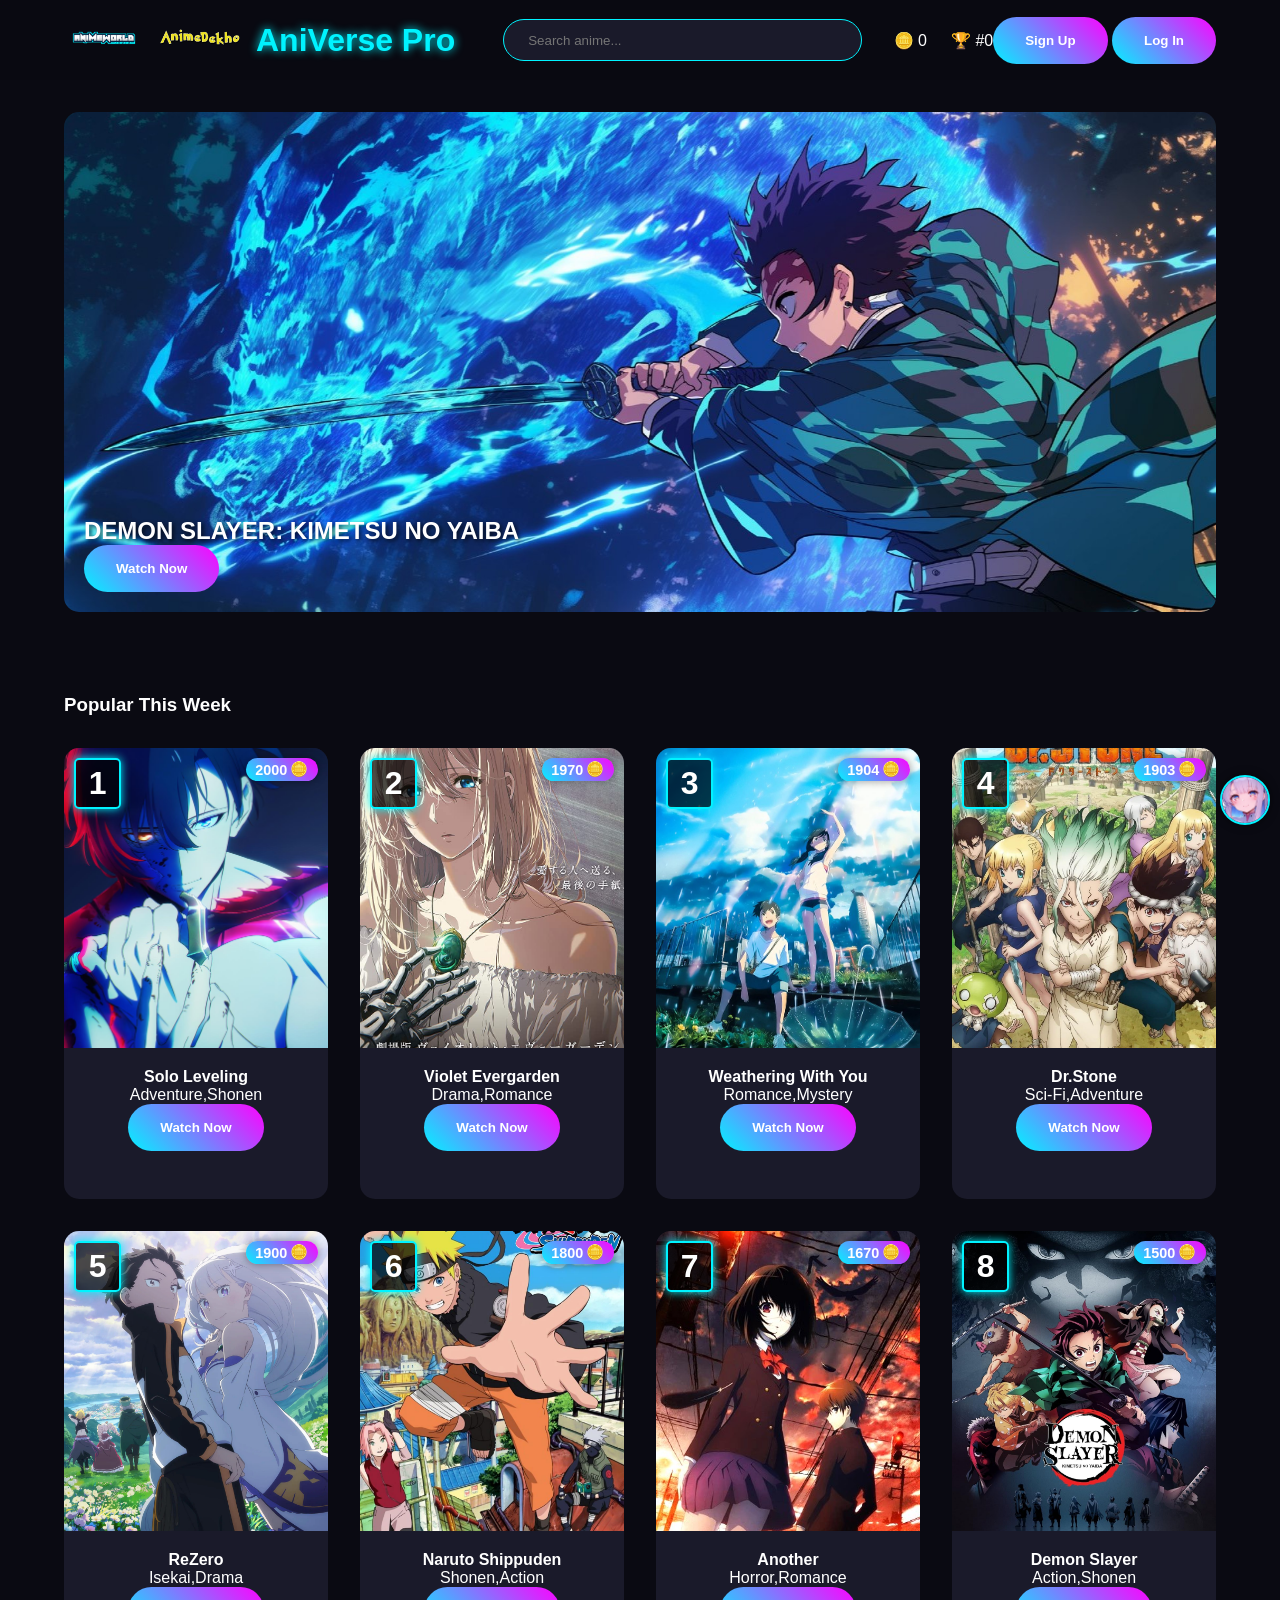
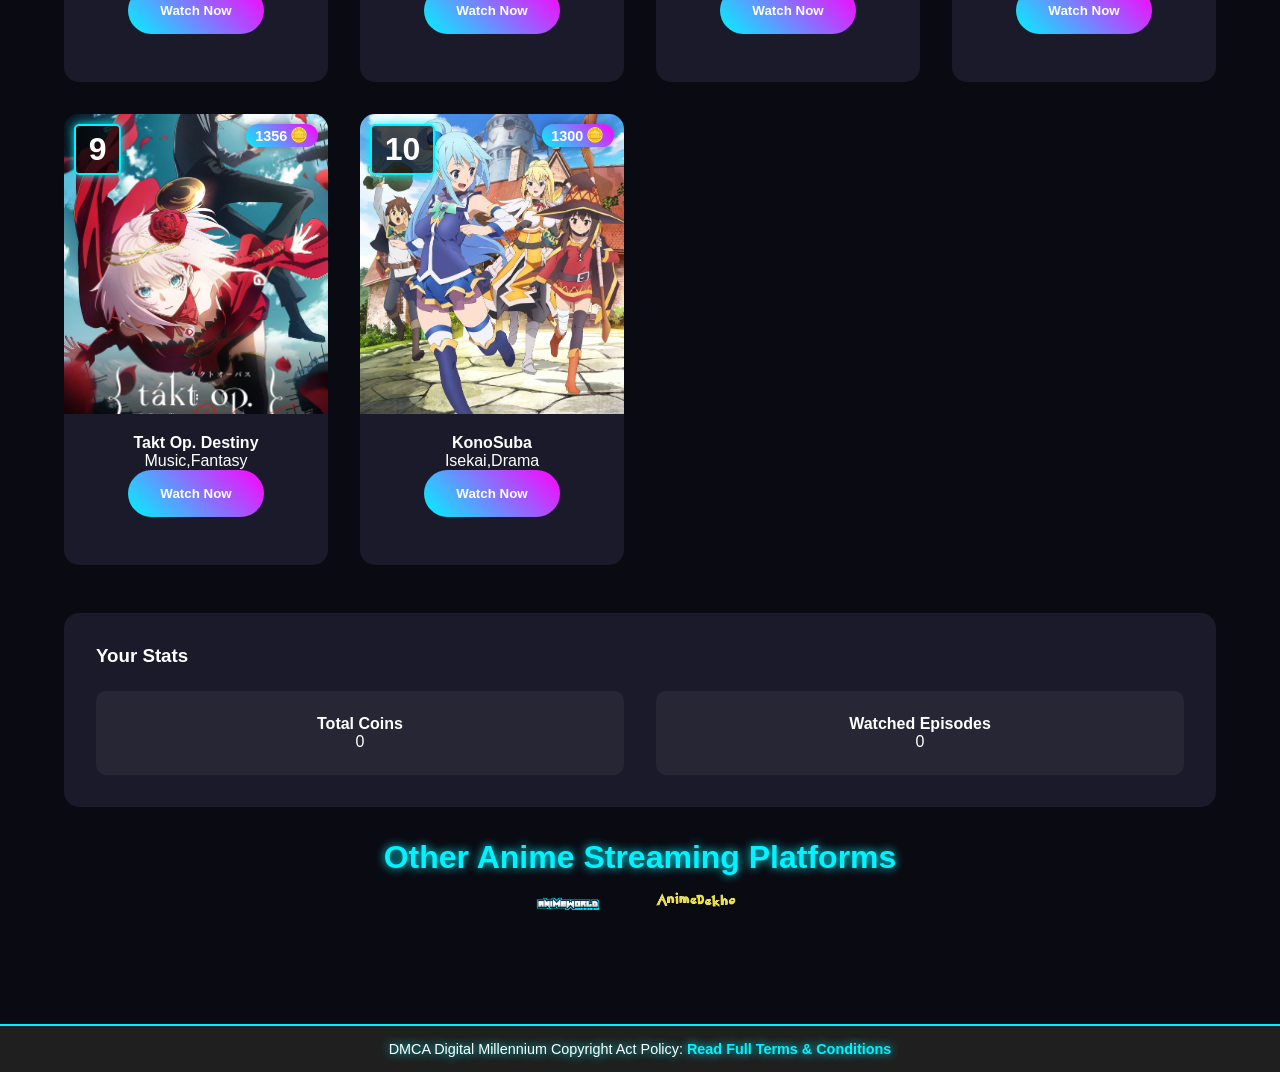
<file: index.html>
<!DOCTYPE html>
<html lang="en">
<head>
  <meta charset="UTF-8" />
  <meta name="viewport" content="width=device-width, initial-scale=1.0"/>
  <title>AniVerse Pro - Next-Gen Anime Streaming</title>
  <!-- Link to main CSS -->
  <link rel="stylesheet" href="styles.css"/>
  <!-- Main JS Logic -->
  <script defer src="app.js"></script>
</head>
<body>
  <!-- Navigation -->
  <nav class="navbar">
    <div class="partner-logos">
      <a href="#" class="platform-link" data-platform-url="https://anime-world.co/">
        <img src="logo1.png" alt="Anime World" class="platform-logo" />
      </a>
      <a href="#" class="platform-link" data-platform-url="https://animedekho.net/category/anime/">
        <img src="logo2.png" alt="Anime Dekho" class="platform-logo" />
      </a>
    </div>
    <div class="site-logo">AniVerse Pro</div>
    <div class="search-container">
      <input type="text" id="search" placeholder="Search anime..."/>
    </div>
    <div class="user-stats">
      <div class="coins" title="Coins are earned by watching anime & participating in events.">🪙 0</div>
      <div class="ranking">🏆 #0</div>
    </div>
    <!-- Authentication links -->
    <div class="auth-links">
      <button id="signInBtn" class="cta auth-btn">Sign Up</button>
      <button id="logInBtn" class="cta auth-btn">Log In</button>
    </div>
  </nav>

  <!-- Main Content -->
  <main class="content">
    <!-- Hero Section (Slider) -->
    <section class="hero">
      <div class="hero-slider">
        <!-- Slide 1 -->
        <div class="slide active" data-anime="Demon Slayer">
          <img src="abcder.jpg" alt="Demon Slayer" class="slide-image" />
          <div class="slide-content">
            <h2>DEMON SLAYER: KIMETSU NO YAIBA</h2>
            <button class="cta watch-btn">Watch Now</button>
          </div>
        </div>
        <!-- Slide 2 -->
        <div class="slide" data-anime="Solo Leveling">
          <img src="abcdsolo.png" alt="Solo Leveling" class="slide-image" />
          <div class="slide-content">
            <h2>SOLO LEVELING</h2>
            <button class="cta watch-btn">Watch Now</button>
          </div>
        </div>
        <!-- Slide 3 -->
        <div class="slide" data-anime="Another">
          <img src="another.jpg" alt="Another" class="slide-image" />
          <div class="slide-content">
            <h2>ANOTHER</h2>
            <button class="cta watch-btn">Watch Now</button>
          </div>
        </div>
        <!-- Slide 4 -->
        <div class="slide" data-anime="Naruto Shippuden">
          <img src="narutos.jpg" alt="Naruto Shippuden" class="slide-image" />
          <div class="slide-content">
            <h2>NARUTO SHIPPUDEN</h2>
            <button class="cta watch-btn">Watch Now</button>
          </div>
        </div>
        <!-- Slide 5 (Re:Zero) -->
        <div class="slide" data-anime="ReZero">
          <img src="rezeros.jpg" alt="ReZero" class="slide-image" style="width:100%; height:auto; max-height:500px;" />
          <div class="slide-content">
            <h2>RE:ZERO − STARTING LIFE IN ANOTHER WORLD</h2>
            <button class="cta watch-btn">Watch Now</button>
          </div>
        </div>
        <!-- Slide 6 (Violet Evergarden) -->
        <div class="slide" data-anime="Violet Evergarden">
          <img src="VioletEs.jpg" alt="Violet Evergarden" class="slide-image" />
          <div class="slide-content">
            <h2>VIOLET EVERGARDEN</h2>
            <button class="cta watch-btn">Watch Now</button>
          </div>
        </div>
        <!-- Slide 7 (Tekt Op. Destiny) -->
        <div class="slide" data-anime="Tekt Op. Destiny">
          <img src="Tkopds.jpg" alt="Tekt Op. Destiny" class="slide-image" />
          <div class="slide-content">
            <h2>TEKT OP. DESTINY</h2>
            <button class="cta watch-btn">Watch Now</button>
          </div>
        </div>
      </div>
    </section>

    <!-- Anime Grid (Populated via JavaScript) -->
    <section class="anime-grid">
      <div class="grid-header">
        <h3>Popular This Week</h3>
      </div>
      <div class="grid" id="anime-grid"></div>
    </section>

    <!-- User Dashboard -->
    <section class="dashboard">
      <h3>Your Stats</h3>
      <div class="stats">
        <div class="stat-card">
          <h4>Total Coins</h4>
          <p class="neon-text">0</p>
        </div>
        <div class="stat-card">
          <h4>Watched Episodes</h4>
          <p>0</p>
        </div>
      </div>
    </section>

    <!-- Other Streaming Platforms Section -->
    <section class="other-platforms">
      <h3>Other Anime Streaming Platforms</h3>
      <div class="platforms-grid">
        <a href="#" class="platform-link" data-platform-url="https://anime-world.co/">
          <img src="logo1.png" alt="Anime World" class="platform-logo" />
        </a>
        <a href="#" class="platform-link" data-platform-url="https://animedekho.net/category/anime/">
          <img src="logo2.png" alt="Anime Dekho" class="platform-logo" />
        </a>
      </div>
    </section>
  </main>

  <!-- Video Modal for Anime Playback -->
  <div class="video-modal" id="videoModal">
    <div class="modal-content">
      <span class="close-modal video-close">&times;</span>
      <div class="player-header">
        <div class="title-container">
          <h3 id="animeTitle"></h3>
          <button id="backBtn" class="cta back-btn">Main Page</button>
          <button id="adsToggleBtn" class="cta ads-toggle-btn">Ads: Blocked</button>
        </div>
        <select id="episodeSelect">
          <option value="hindi">Hindi Dub</option>
          <option value="japanese">Japanese Dub</option>
        </select>
      </div>
      <div class="loader" id="loader">
        <div class="spinner"></div>
        <div class="loader-message" id="loaderMessage"></div>
      </div>
      <div class="video-container" id="videoContainer">
        <iframe id="videoPlayer" width="100%" height="100%" src=""
                frameborder="0" allowfullscreen
                sandbox="allow-scripts allow-same-origin"></iframe>
      </div>
      <div class="watch-status">
        <p>Coins Earned: <span id="earnedCoins">0</span></p>
      </div>
    </div>
  </div>

  <!-- Modal for Partner Platforms -->
  <div class="video-modal" id="platformModal">
    <div class="modal-content">
      <span class="close-modal platform-close" id="closePlatformModal">&times;</span>
      <div class="player-header">
        <div class="title-container">
          <h3 id="platformTitle"></h3>
          <button class="cta external-btn" id="openExternallyBtn">Open Externally</button>
        </div>
      </div>
      <div class="loader" id="platformLoader">
        <div class="spinner"></div>
        <div class="loader-message" id="platformLoaderMessage">Loading platform...</div>
      </div>
      <div id="platformFallbackContainer" style="display: none; text-align: center; margin-top: 1rem;">
        <img src="nezuko2.jpg" alt="Fallback"
             style="width: 100%; max-width: 800px; aspect-ratio: 16/9;
                    object-fit: cover; border-radius: 10px;
                    border: 2px solid red; box-shadow: 0 0 15px red;">
        <div style="font-size: 1.8rem; font-weight: bold; color: var(--neon-blue); margin-top: 1rem;">
          Unable to open here. Please use "Open Externally".
        </div>
      </div>
      <div class="video-container" id="platformContainer">
        <iframe id="platformFrame" width="100%" height="100%" src=""
                frameborder="0" allowfullscreen
                sandbox="allow-scripts allow-same-origin"></iframe>
      </div>
    </div>
  </div>

  <!-- Authentication Modal (Manual Sign In / Log In) -->
  <div class="video-modal" id="authModal">
    <div class="modal-content">
      <span class="close-modal auth-close" id="closeAuthModal">&times;</span>
      <div class="auth-header">
        <h3 id="authTitle">Sign In / Log In</h3>
      </div>
      <div class="auth-body">
        <input type="email" id="authEmail" placeholder="Email" required />
        <input type="password" id="authPassword" placeholder="Password" required />
        <div class="auth-actions">
          <button id="registerBtn" class="cta auth-btn">Register</button>
          <button id="manualLogInBtn" class="cta auth-btn">Log In</button>
        </div>
      </div>
    </div>
  </div>

  <!-- Stationary Terms & Conditions Footer -->
  <footer class="terms-footer">
    <p>
      DMCA Digital Millennium Copyright Act Policy:
      <a href="terms.html" target="_blank">Read Full Terms &amp; Conditions</a>
    </p>
  </footer>

  <!-- Miyu Chat Container (Phone-like) -->
  <div id="miyuChatContainer">
    <div id="miyuPhoneFrame" class="hidden">
      <!-- Notch at top -->
      <div class="miyu-notch"></div>
      <!-- The phone screen area -->
      <div class="miyu-screen">
        <div class="miyu-header">
          <img src="AniVgirl.jpg" alt="Miyu" class="miyu-avatar">
          <span class="miyu-name">Miyu</span>
          <button id="miyuClose" class="miyu-close">&times;</button>
        </div>
        <div class="miyu-messages" id="miyuMessages">
          <!-- Chat bubbles will be added here -->
        </div>
        <div class="miyu-input">
          <input type="text" id="miyuText" placeholder="Say something...">
          <button id="miyuSend" class="cta">Send</button>
        </div>
      </div>
    </div>
    <!-- Draggable icon (always visible) -->
    <div id="miyuIcon">
      <img src="AniVgirl.jpg" alt="Miyu">
    </div>
  </div>

</body>
</html>
</file>
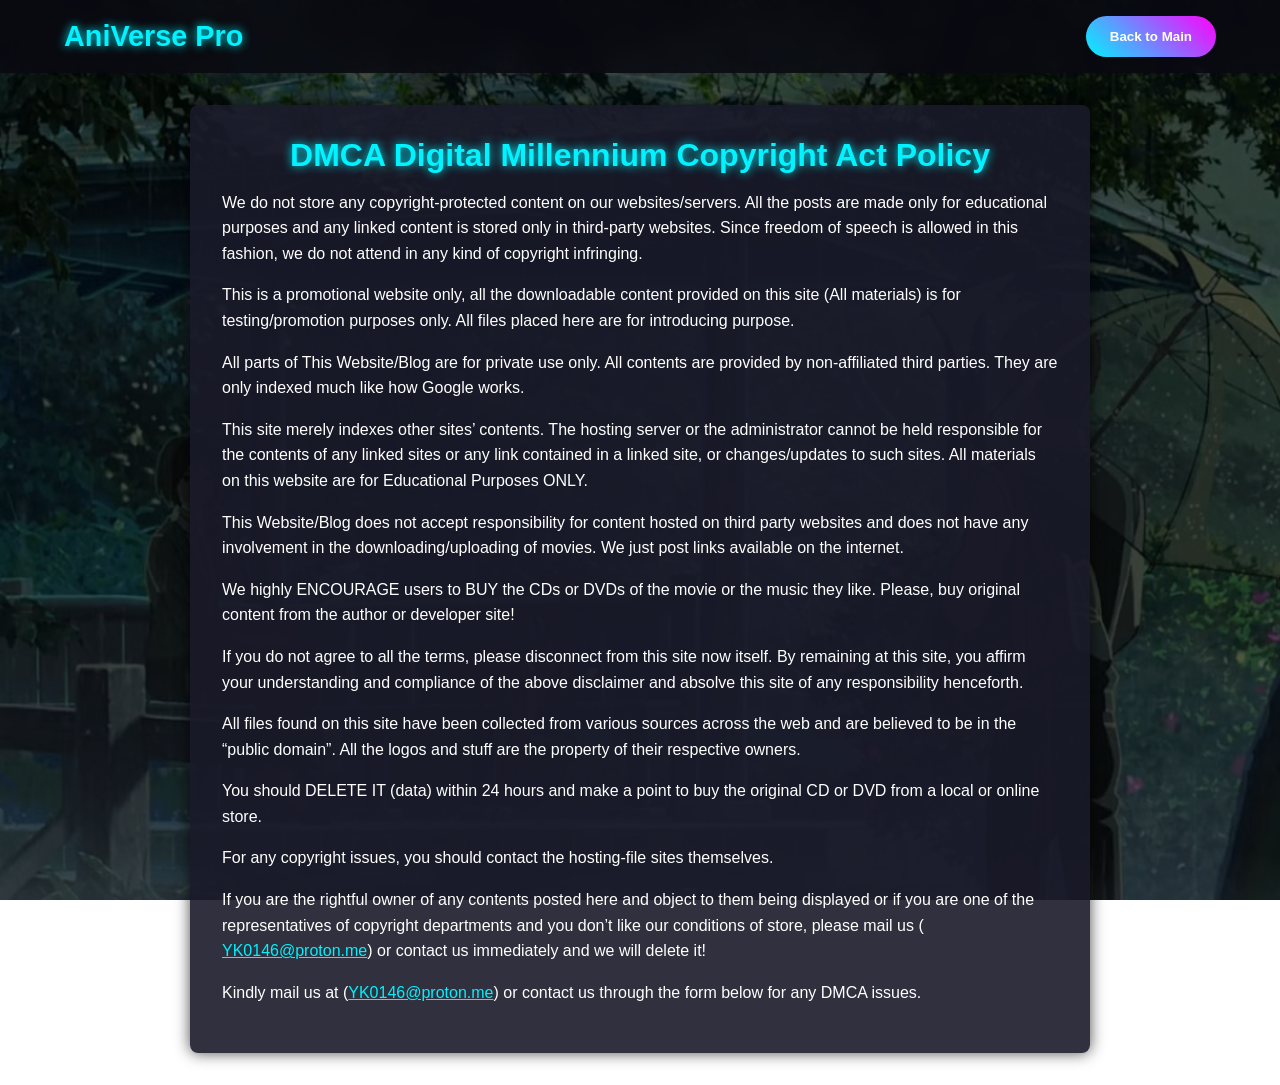
<file: terms.html>
<!DOCTYPE html>
<html lang="en">
<head>
  <meta charset="UTF-8" />
  <meta name="viewport" content="width=device-width, initial-scale=1.0"/>
  <title>Terms &amp; Conditions - AniVerse Pro</title>
  <link rel="stylesheet" href="terms.css" />
  <script defer src="terms.js"></script>
</head>
<body>
  <!-- Top Navbar -->
  <header class="navbar">
    <div class="site-logo">AniVerse Pro</div>
    <button id="backBtn" class="cta">Back to Main</button>
  </header>

  <!-- Fixed Black Overlay behind the content -->
  <div class="overlay"></div>

  <!-- Main Content (above the overlay) -->
  <main class="terms-content">
    <div class="terms-container">
      <h1>DMCA Digital Millennium Copyright Act Policy</h1>

      <p>
        We do not store any copyright-protected content on our
        websites/servers. All the posts are made only for educational
        purposes and any linked content is stored only in third-party
        websites. Since freedom of speech is allowed in this fashion,
        we do not attend in any kind of copyright infringing.
      </p>

      <p>
        This is a promotional website only, all the downloadable
        content provided on this site (All materials) is for
        testing/promotion purposes only. All files placed here are for
        introducing purpose.
      </p>

      <p>
        All parts of This Website/Blog are for private use only.
        All contents are provided by non-affiliated third parties.
        They are only indexed much like how Google works.
      </p>

      <p>
        This site merely indexes other sites’ contents. The hosting
        server or the administrator cannot be held responsible for the
        contents of any linked sites or any link contained in a linked
        site, or changes/updates to such sites. All materials on this
        website are for Educational Purposes ONLY.
      </p>

      <p>
        This Website/Blog does not accept responsibility for content
        hosted on third party websites and does not have any involvement
        in the downloading/uploading of movies. We just post links
        available on the internet.
      </p>

      <p>
        We highly ENCOURAGE users to BUY the CDs or DVDs of the movie
        or the music they like. Please, buy original content from the
        author or developer site!
      </p>

      <p>
        If you do not agree to all the terms, please disconnect from
        this site now itself. By remaining at this site, you affirm your
        understanding and compliance of the above disclaimer and absolve
        this site of any responsibility henceforth.
      </p>

      <p>
        All files found on this site have been collected from various
        sources across the web and are believed to be in the “public
        domain”. All the logos and stuff are the property of their
        respective owners.
      </p>

      <p>
        You should DELETE IT (data) within 24 hours and make a point
        to buy the original CD or DVD from a local or online store.
      </p>

      <p>
        For any copyright issues, you should contact
        the hosting-file sites themselves.
      </p>

      <p>
        If you are the rightful owner of any contents posted here and
        object to them being displayed or if you are one of the
        representatives of copyright departments and you don’t like
        our conditions of store, please mail us (
        <a href="mailto:YK0146@proton.me">YK0146@proton.me</a>)
        or contact us immediately and we will delete it!
      </p>

      <p>
        Kindly mail us at (<a href="mailto:YK0146@proton.me">YK0146@proton.me</a>)
        or contact us through the form below for any DMCA issues.
      </p>
    </div>
  </main>
</body>
</html>
</file>
<file: styles.css>
:root {
    --dark-bg: #0a0a12;
    --neon-blue: #00f3ff;
    --neon-pink: #ff00ff;
    --text-primary: #ffffff;
    --card-bg: #1a1a2a;
}

* {
    box-sizing: border-box;
    margin: 0;
    padding: 0;
}

body {
    background-color: var(--dark-bg);
    color: var(--text-primary);
    font-family: 'Segoe UI', sans-serif;
    padding-top: 80px;
    min-height: 100vh;
}

/* Navigation */
.navbar {
    display: flex;
    align-items: center;
    justify-content: space-between;
    padding: 1rem 5%;
    background-color: rgba(10, 10, 18, 0.95);
    backdrop-filter: blur(10px);
    position: fixed;
    top: 0;
    left: 0;
    width: 100%;
    height: 80px;
    z-index: 1000;
}

.partner-logos {
    display: flex;
    align-items: center;
}

.site-logo {
    font-size: 2rem;
    font-weight: bold;
    color: var(--neon-blue);
    text-shadow: 0 0 10px var(--neon-blue);
    margin-right: 1rem;
}

.platform-logo {
    width: 80px;
    margin-right: 1rem;
    transition: border 0.3s ease, box-shadow 0.3s ease;
}

.platform-logo:hover {
    border: 2px solid var(--neon-pink);
    box-shadow: 0 0 15px var(--neon-pink);
}

.search-container {
    flex: 1;
    max-width: 500px;
    margin: 0 2rem;
}

.search-container input {
    width: 100%;
    background: var(--card-bg);
    border: 1px solid var(--neon-blue);
    color: white;
    padding: 0.8rem 1.5rem;
    border-radius: 25px;
    transition: all 0.3s ease;
}

.user-stats {
    display: flex;
    gap: 1.5rem;
}

/* Main Content */
.content {
    padding: 2rem 5%;
    margin: 0 auto;
    max-width: 1600px;
}

/* Hero Section */
.hero {
    height: calc(70vh - 80px);
    margin-bottom: 2rem;
}

.hero-slider {
    position: relative;
    width: 100%;
    height: 500px; /* This value will be adjusted in media queries */
    border-radius: 15px;
    overflow: hidden;
}

/* General slide settings */
.slide {
    position: absolute;
    top: 0;
    left: 100%; /* Slides start off-screen */
    width: 100%;
    height: 100%;
    opacity: 0;
    transition: all 0.5s ease-in-out;
}

.slide.active {
    left: 0; /* Active slide moves into view */
    opacity: 1;
}

.slide-image {
    width: 100%;
    height: 100%;
    object-fit: cover;
}

/* Specific fixes for slides */
.slide[data-anime="Violet Evergarden"] .slide-image,
.slide[data-anime="Tekt Op. Destiny"] .slide-image {
    object-fit: cover;
    width: 100%;
    height: 100%;
}

/* Slide Content */
.slide-content {
    position: absolute;
    bottom: 20px;
    left: 20px;
    color: white;
    text-shadow: 2px 2px 4px rgba(0, 0, 0, 0.7);
}

/* Anime Grid */
.anime-grid {
    margin: 2rem 0;
}

.grid-header {
    display: flex;
    justify-content: space-between;
    align-items: center;
    margin-bottom: 2rem;
}

.grid {
    display: grid;
    grid-template-columns: repeat(auto-fill, minmax(250px, 1fr));
    gap: 2rem;
}

.anime-card {
    background: var(--card-bg);
    border-radius: 15px;
    overflow: hidden;
    position: relative;
    transition: transform 0.3s ease;
}

.anime-card:hover {
    transform: translateY(-5px);
    box-shadow: 0 0 15px var(--neon-pink);
}

.anime-poster {
    width: 100%;
    height: 300px;
    object-fit: cover;
}

.card-content {
    padding: 1rem;
    text-align: center;
    margin-bottom: 2rem;
}

/* Ranking Badge */
.ranking-badge {
    position: absolute;
    top: 10px;
    left: 10px;
    background: rgba(0, 0, 0, 0.7);
    color: white;
    font-size: 2rem;
    font-weight: 900;
    padding: 0.3rem 0.8rem;
    border-radius: 5px;
    border: 2px solid var(--neon-blue);
    box-shadow: 0 0 10px var(--neon-blue);
}

/* Coin Badge */
.coin-badge {
    position: absolute;
    top: 10px;
    right: 10px;
    background: linear-gradient(45deg, var(--neon-blue), var(--neon-pink));
    color: white;
    font-size: 0.9rem;
    font-weight: bold;
    padding: 0.2rem 0.6rem;
    border-radius: 9999px;
    border: none;
    box-shadow: 0 0 8px rgba(0, 0, 0, 0.4);
    cursor: default;
    transition: transform 0.2s ease;
    display: flex;
    align-items: center;
    gap: 0.2rem;
}

.coin-badge:hover {
    transform: scale(1.1);
}

/* Dashboard */
.dashboard {
    margin-top: 3rem;
    padding: 2rem;
    background: var(--card-bg);
    border-radius: 15px;
}

.stats {
    display: grid;
    grid-template-columns: repeat(auto-fit, minmax(200px, 1fr));
    gap: 2rem;
    margin-top: 1.5rem;
}

.stat-card {
    padding: 1.5rem;
    background: rgba(255,255,255,0.05);
    border-radius: 10px;
    text-align: center;
}

/* Other Platforms Section */
.other-platforms {
    margin: 2rem 0;
    text-align: center;
}

.other-platforms h3 {
    font-size: 2rem;
    margin-bottom: 1rem;
    color: var(--neon-blue);
    text-shadow: 0 0 10px var(--neon-blue);
}

.platforms-grid {
    display: flex;
    justify-content: center;
    gap: 2rem;
}

/* Modal Styles */
.video-modal {
    display: none;
    position: fixed;
    z-index: 2000;
    left: 0;
    top: 0;
    width: 100%;
    height: 100%;
    background: rgba(0, 0, 0, 0.9);
}

.modal-content {
    background: var(--card-bg);
    margin: 2% auto;
    padding: 20px;
    width: 80%;
    max-width: 1200px;
    border-radius: 10px;
    position: relative;
}

.close-modal {
    cursor: pointer;
}

.video-close {
    position: absolute;
    right: 20px;
    top: 15px;
    color: var(--neon-blue);
    font-size: 28px;
    text-shadow: 0 0 6px var(--neon-blue);
    transition: transform 0.3s ease;
}

.video-close:hover {
    transform: scale(1.1);
    text-shadow: 0 0 12px var(--neon-blue);
}

.platform-close {
    position: absolute;
    right: 20px;
    top: 15px;
    color: white;
    font-size: 28px;
}

.player-header {
    display: flex;
    flex-wrap: wrap;
    align-items: center;
    justify-content: space-between;
    margin-bottom: 1rem;
}

.title-container {
    display: flex;
    align-items: center;
    gap: 1rem;
}

.watch-btn,
.cta {
    background: linear-gradient(45deg, var(--neon-blue), var(--neon-pink)) !important;
    border: none;
    padding: 1rem 2rem;
    border-radius: 30px;
    color: white !important;
    font-weight: bold;
    cursor: pointer;
    transition: transform 0.3s ease;
}

.watch-btn:hover,
.cta:hover {
    transform: scale(1.05);
}

.ads-toggle-btn,
.back-btn {
    background: linear-gradient(45deg, var(--neon-blue), var(--neon-pink));
    border: none;
    padding: 0.8rem 1.2rem;
    border-radius: 25px;
    color: white;
    font-weight: bold;
    cursor: pointer;
    transition: transform 0.3s ease;
}

.ads-toggle-btn:hover,
.back-btn:hover {
    transform: scale(1.05);
}

#episodeSelect {
    margin-right: 3rem;
    margin-top: 0.5rem;
}

.video-container {
    position: relative;
    padding-bottom: 56.25%;
    height: 0;
    margin: 1rem 0;
}

#videoPlayer {
    position: absolute;
    top: 0;
    left: 0;
    width: 100%;
    height: 100%;
    border-radius: 8px;
}

.loader {
    position: absolute;
    top: 0;
    left: 0;
    right: 0;
    bottom: 0;
    background: rgba(10, 10, 18, 0.8);
    display: flex;
    flex-direction: column;
    justify-content: center;
    align-items: center;
    z-index: 2100;
    display: none;
}

.spinner {
    border: 8px solid rgba(255, 255, 255, 0.1);
    border-top: 8px solid var(--neon-blue);
    border-radius: 50%;
    width: 60px;
    height: 60px;
    animation: spin 1s linear infinite;
}

.loader-message {
    margin-top: 1rem;
    font-size: 1rem;
    color: var(--neon-blue);
    text-shadow: 0 0 5px var(--neon-blue);
}

@keyframes spin {
    to { transform: rotate(360deg); }
}

.watch-status {
    margin-top: 1rem;
    text-align: center;
}

/* Authentication Modal Styles */
#authModal {
    display: none;
    position: fixed;
    z-index: 3000;
    left: 0;
    top: 0;
    width: 100%;
    height: 100%;
    background: rgba(0,0,0,0.9);
}

#authModal .modal-content {
    background: var(--card-bg);
    margin: 10% auto;
    padding: 20px;
    width: 90%;
    max-width: 500px;
    border-radius: 10px;
    position: relative;
    text-align: center;
}

#authModal .close-modal.auth-close {
    position: absolute;
    right: 20px;
    top: 15px;
    color: var(--neon-blue);
    font-size: 28px;
    cursor: pointer;
}

#authModal h3 {
    font-size: 2rem;
}

#authModal input {
    width: 80%;
    padding: 0.8rem;
    margin: 0.5rem 0;
    border-radius: 5px;
    border: 1px solid var(--neon-blue);
    background: var(--card-bg);
    color: var(--text-primary);
    font-size: 1.2rem;
}

.auth-actions {
    display: flex;
    justify-content: space-around;
    margin-top: 1rem;
}

.auth-actions .auth-btn {
    font-size: 1.2rem;
    padding: 0.8rem 1.5rem;
}

/* Terms Footer */
.terms-footer {
  background-color: #1f1f1f;
  color: #ffffff;
  text-align: center;
  padding: 15px 10px;
  border-top: 2px solid var(--neon-blue);
  text-shadow: 0 0 10px var(--neon-blue);
  font-size: 0.9rem;
  margin-top: 40px;
}

.terms-footer a {
  color: var(--neon-blue);
  text-decoration: none;
  font-weight: bold;
}

.terms-footer a:hover {
  text-decoration: underline;
}

.hidden {
  display: none !important;
}

/* Miyu Chat - Phone Style */
#miyuChatContainer {
  position: fixed;
  bottom: 100px;
  right: 20px;
  width: 300px;
  z-index: 3000;
  cursor: grab;
  transition: transform 0.2s ease;
}

#miyuChatContainer.dragging {
  cursor: grabbing;
  transform: scale(1.02);
}

#miyuPhoneFrame {
  position: relative;
  width: 100%;
  height: 500px;
  background-color: #000;
  border-radius: 40px;
  border: 2px solid var(--neon-blue);
  overflow: hidden;
  box-shadow: 0 0 15px rgba(0,0,0,0.7);
}

.miyu-notch {
  width: 60%;
  height: 20px;
  background-color: #222;
  margin: 10px auto;
  border-radius: 10px;
  position: relative;
  box-shadow: 0 0 4px #000 inset;
}

.miyu-screen {
  position: absolute;
  top: 40px;
  left: 0;
  right: 0;
  bottom: 0;
  background-color: var(--card-bg);
  display: flex;
  flex-direction: column;
  border-top: 1px solid var(--neon-blue);
}

.miyu-header {
  display: flex;
  align-items: center;
  background: linear-gradient(45deg, var(--neon-blue), var(--neon-pink));
  padding: 10px;
}

.miyu-avatar {
  width: 35px;
  height: 35px;
  border-radius: 50%;
  margin-right: 10px;
}

.miyu-name {
  font-size: 1.1rem;
  font-weight: bold;
  color: #fff;
  flex: 1;
}

.miyu-close {
  background: transparent;
  border: none;
  color: #fff;
  font-size: 1.3rem;
  cursor: pointer;
}

.miyu-messages {
  flex: 1;
  padding: 10px;
  overflow-y: auto;
  display: flex;
  flex-direction: column;
  gap: 8px;
}

.chat-bubble {
  max-width: 80%;
  padding: 10px 14px;
  border-radius: 18px;
  line-height: 1.4;
  word-wrap: break-word;
  font-size: 0.9rem;
}

.user-bubble {
  align-self: flex-end;
  background: var(--neon-blue);
  color: #000;
  border-top-right-radius: 0;
}

.bot-bubble {
  align-self: flex-start;
  background: var(--neon-pink);
  color: #fff;
  border-top-left-radius: 0;
}

.miyu-input {
  display: flex;
  border-top: 1px solid var(--neon-blue);
}

.miyu-input input {
  flex: 1;
  padding: 8px;
  border: none;
  outline: none;
  background: var(--card-bg);
  color: var(--text-primary);
  font-size: 0.9rem;
}

.miyu-input .cta {
  border-radius: 0;
  margin: 0;
}

#miyuIcon {
  position: absolute;
  top: -25px;
  right: -10px;
  width: 50px;
  height: 50px;
  border-radius: 50%;
  background-color: var(--card-bg);
  border: 2px solid var(--neon-blue);
  display: flex;
  align-items: center;
  justify-content: center;
  cursor: pointer;
  box-shadow: 0 0 8px rgba(0,0,0,0.6);
  transition: transform 0.3s ease;
}

#miyuIcon:hover {
  transform: scale(1.1);
}

#miyuIcon img {
  width: 100%;
  height: auto;
  border-radius: 50%;
}

/* ==================================== */
/* Additional Responsive Adjustments  */
/* ==================================== */

/* For extra-large screens (smart TVs, high-res desktops) */
@media (min-width: 1920px) {
    .navbar {
        padding: 1rem 8%;
        height: 90px;
    }
    .site-logo {
        font-size: 2.5rem;
    }
    .hero {
        height: calc(70vh - 90px);
    }
    .hero-slider {
        height: 60vh;
    }
    .slide-content h2 {
        font-size: 2.5rem;
    }
    .anime-poster {
        height: 350px;
    }
    .grid {
        grid-template-columns: repeat(auto-fill, minmax(300px, 1fr));
    }
    .cta, .watch-btn, .ads-toggle-btn, .back-btn {
        padding: 1.2rem 2.5rem;
        font-size: 1.2rem;
    }
}

/* For tablets and medium devices (portrait mode) */
@media (min-width: 481px) and (max-width: 768px) {
    .hero {
        height: calc(65vh - 70px);
    }
    .hero-slider {
        height: 55vh;
    }
    .slide-content h2 {
        font-size: 2rem;
    }
}

/* For very small devices */
@media (max-width: 360px) {
    .site-logo {
        font-size: 1.3rem;
    }
    .search-container input {
        padding: 0.5rem 0.8rem;
    }
    .cta, .watch-btn, .ads-toggle-btn, .back-btn {
        padding: 0.8rem 1.5rem;
        font-size: 0.9rem;
    }
}
</file>
<file: terms.css>
/* ------------------------
   Root & Global Variables
------------------------- */
:root {
  --dark-bg: #0a0a12;
  --neon-blue: #00f3ff;
  --neon-pink: #ff00ff;
  --text-primary: #ffffff;
  --card-bg: #1a1a2a;
}

/* Reset & Global */
* {
  margin: 0;
  padding: 0;
  box-sizing: border-box;
}

html, body {
  width: 100%;
  height: 100%;
  font-family: 'Segoe UI', sans-serif;
  color: var(--text-primary);
}

/* ------------------------
   Body Background
   (Use your own image instead of 'terms-bg.jpg')
------------------------- */
body {
  background: url('terms-bg.jpg') center center fixed no-repeat;
  background-size: cover;
  overflow-x: hidden; /* Prevent horizontal scroll if background is wide */
}

/* ------------------------
   Overlay
   - This sits behind text but on top of background
   - pointer-events: none to let clicks pass through
------------------------- */
.overlay {
  position: fixed;
  top: 0; 
  left: 0; 
  right: 0; 
  bottom: 0;
  background-color: rgba(0, 0, 0, 0.65); /* ~65% opacity */
  z-index: 1;
  pointer-events: none;
}

/* ------------------------
   Navbar
------------------------- */
.navbar {
  position: relative;
  z-index: 2; /* Above the overlay */
  display: flex;
  align-items: center;
  justify-content: space-between;
  padding: 1rem 5%;
  background-color: rgba(10, 10, 18, 0.85);
  backdrop-filter: blur(10px);
}

.site-logo {
  font-size: 1.8rem;
  color: var(--neon-blue);
  font-weight: bold;
  text-shadow: 0 0 10px var(--neon-blue);
}

.cta {
  background: linear-gradient(45deg, var(--neon-blue), var(--neon-pink));
  border: none;
  padding: 0.8rem 1.5rem;
  border-radius: 25px;
  color: #fff;
  font-weight: bold;
  cursor: pointer;
  transition: transform 0.3s ease;
}

.cta:hover {
  transform: scale(1.05);
}

/* ------------------------
   Main Terms Content
------------------------- */
.terms-content {
  position: relative;
  z-index: 2; /* Above the overlay */
  min-height: 100vh; /* Fill full vertical space */
  display: flex;
  align-items: flex-start; /* Start content at top (under the navbar) */
  justify-content: center;
  padding: 2rem 1rem;
}

.terms-container {
  background-color: rgba(26, 26, 42, 0.9); /* Slightly tinted card background */
  max-width: 900px;
  width: 100%;
  padding: 2rem;
  border-radius: 8px;
  box-shadow: 0 0 15px rgba(0,0,0,0.7);
}

.terms-container h1 {
  text-align: center;
  margin-bottom: 1rem;
  color: var(--neon-blue);
  text-shadow: 0 0 10px var(--neon-blue);
}

.terms-container p {
  margin: 1rem 0;
  line-height: 1.6;
}

.terms-container a {
  color: var(--neon-blue);
  text-decoration: underline;
}

.terms-container a:hover {
  color: var(--neon-pink);
}

/* ------------------------
   Responsive Adjustments
------------------------- */
@media (max-width: 768px) {
  .navbar {
    padding: 1rem;
  }
  .site-logo {
    font-size: 1.4rem;
  }
  .terms-container {
    padding: 1rem;
  }
}

@media (max-width: 480px) {
  .site-logo {
    font-size: 1.2rem;
  }
  .terms-container {
    padding: 1rem;
  }
}
</file>
